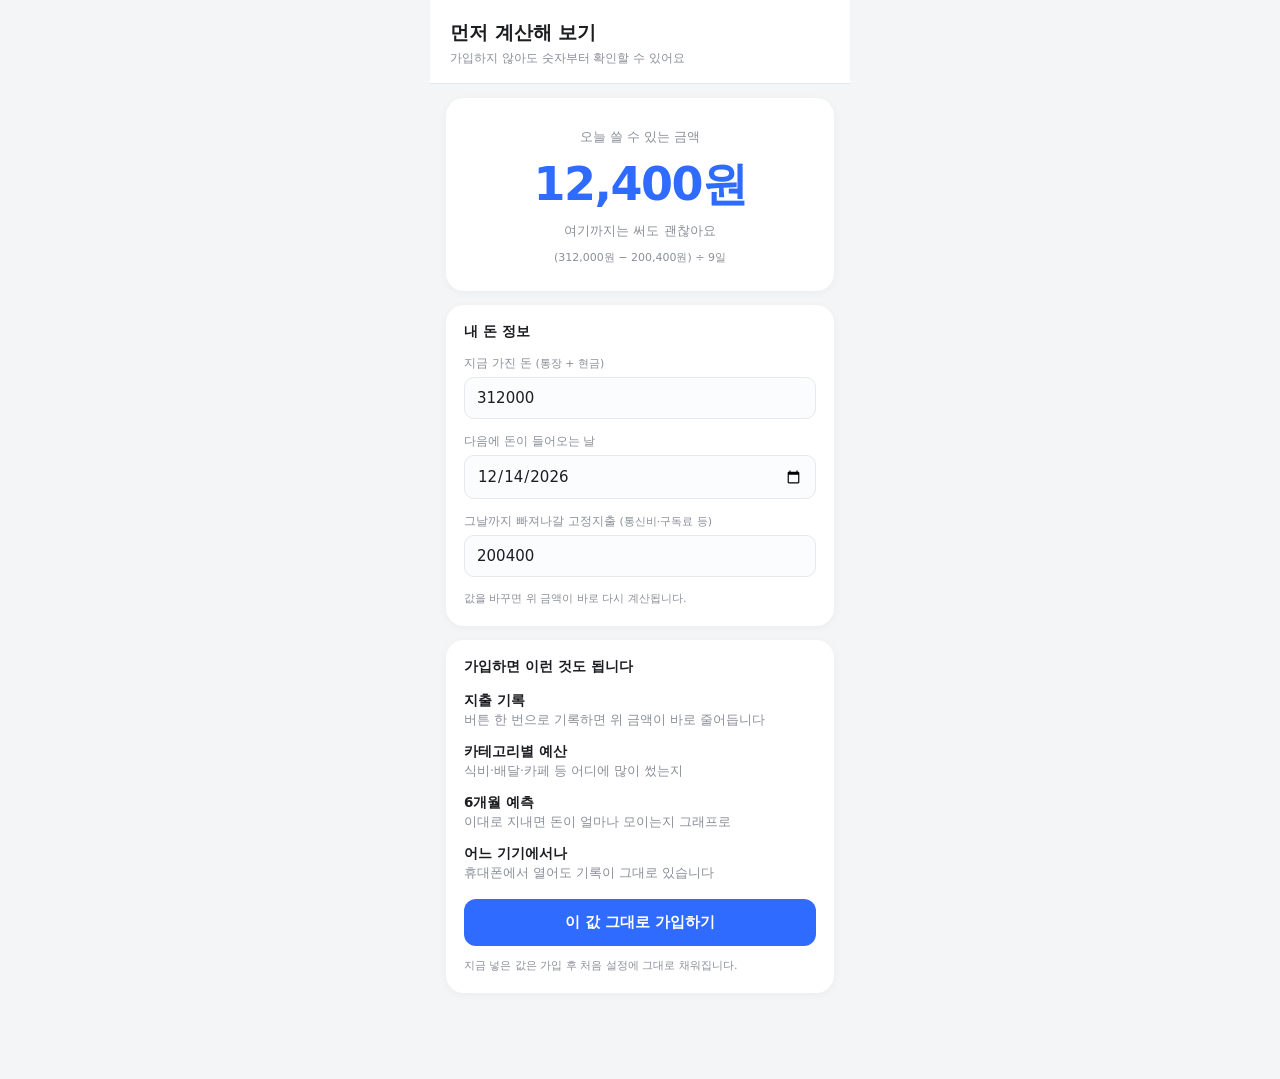
<file: try.html>
<!DOCTYPE html>
<html lang="ko">
<head>
  <meta charset="UTF-8">
  <meta name="viewport" content="width=device-width, initial-scale=1.0">
  <title>먼저 계산해 보기 · 불규칙 수입 대학생을 위한 지출 관리 서비스</title>
  <link rel="stylesheet" href="style.css?v=29">
</head>
<body>

  <div class="phone">

    <header class="pagebar">
      <h1 class="pagebar-title">먼저 계산해 보기</h1>
      <p class="pagebar-sub">가입하지 않아도 숫자부터 확인할 수 있어요</p>
    </header>

    <main>

      <!-- 가장 크게 보여 줄 결과 -->
      <section class="today">
        <p class="today-label">오늘 쓸 수 있는 금액</p>
        <p class="today-amount" id="try-amount">―</p>
        <p class="today-hint" id="try-hint">아래 세 칸만 채우면 바로 나옵니다</p>
        <p class="today-formula" id="try-formula"></p>
      </section>

      <section class="block">
        <h2 class="block-title">내 돈 정보</h2>

        <div class="field">
          <label class="field-label" for="try-balance">지금 가진 돈 <span class="field-hint">(통장 + 현금)</span></label>
          <input class="field-input" type="number" id="try-balance" min="0" step="1000" value="312000">
        </div>

        <div class="field">
          <label class="field-label" for="try-date">다음에 돈이 들어오는 날</label>
          <input class="field-input" type="date" id="try-date">
        </div>

        <div class="field">
          <label class="field-label" for="try-fixed">그날까지 빠져나갈 고정지출 <span class="field-hint">(통신비·구독료 등)</span></label>
          <input class="field-input" type="number" id="try-fixed" min="0" step="1000" value="200400">
        </div>

        <p class="note">값을 바꾸면 위 금액이 바로 다시 계산됩니다.</p>
      </section>

      <!-- 여기서부터는 가입해야 쓸 수 있는 것들 -->
      <section class="block">
        <h2 class="block-title">가입하면 이런 것도 됩니다</h2>
        <ul class="try-more">
          <li><strong>지출 기록</strong> 버튼 한 번으로 기록하면 위 금액이 바로 줄어듭니다</li>
          <li><strong>카테고리별 예산</strong> 식비·배달·카페 등 어디에 많이 썼는지</li>
          <li><strong>6개월 예측</strong> 이대로 지내면 돈이 얼마나 모이는지 그래프로</li>
          <li><strong>어느 기기에서나</strong> 휴대폰에서 열어도 기록이 그대로 있습니다</li>
        </ul>
        <a class="save-btn try-join" href="login.html" id="try-join">이 값 그대로 가입하기</a>
        <p class="note">지금 넣은 값은 가입 후 처음 설정에 그대로 채워집니다.</p>
      </section>

    </main>
  </div>

  <script src="try.js?v=29"></script>
</body>
</html>
</file>
<file: style.css>
/* ===================================================================
   불규칙 수입 대학생을 위한 지출 관리 서비스 - 메인 화면 스타일
   색깔과 크기만 담당합니다. 무엇이 있는지는 index.html, 숫자는 app.js
   =================================================================== */

/* :root = 문서 전체. 자주 쓰는 색을 이름으로 미리 정해 두면
   나중에 색을 바꿀 때 이 부분만 고치면 됩니다 */
:root {
  --bg:        #f4f5f7;   /* 배경 */
  --card:      #ffffff;   /* 카드 흰색 */
  --text:      #1c1d21;   /* 기본 글자 */
  --muted:     #8a8f98;   /* 흐린 글자 (설명용) */
  --line:      #e6e8ec;   /* 구분선 */
  --point:     #2f6bff;   /* 강조 파랑 */
  --safe:      #2eb872;   /* 여유 있음 (초록) */
  --warn:      #f2a93b;   /* 주의 (주황) */
  --danger:    #ef4a4a;   /* 빠듯함 (빨강) */
}

/* * = 모든 요소. 브라우저마다 다른 기본 여백을 없애 출발점을 맞춥니다 */
* { margin: 0; padding: 0; box-sizing: border-box; }

body {
  background: var(--bg);
  color: var(--text);
  font-family: "Pretendard", "Apple SD Gothic Neo", "맑은 고딕",
               "Malgun Gothic", system-ui, sans-serif;
  -webkit-font-smoothing: antialiased;
}

/* 휴대폰 화면 크기를 기준으로 만들고, PC에서는 가운데 정렬합니다 */
.phone {
  max-width: 420px;
  min-height: 100vh;
  margin: 0 auto;
  background: var(--bg);
  padding-bottom: 72px;   /* 하단 탭바에 내용이 가리지 않도록 */
}

/* ---------------- 상단 : 잔액 / D-day ---------------- */
.topbar {
  display: flex;                    /* 두 덩어리를 가로로 나란히 */
  justify-content: space-between;   /* 왼쪽 끝과 오른쪽 끝으로 밀기 */
  align-items: flex-start;
  padding: 20px 20px 16px;
  background: var(--card);
  border-bottom: 1px solid var(--line);
}
.topbar-item        { display: flex; flex-direction: column; gap: 3px; }
.topbar-item--right { align-items: flex-end; }
.topbar-label { font-size: 12px; color: var(--muted); }
.topbar-value { font-size: 19px; font-weight: 700; }
.topbar-sub   { font-size: 12px; color: var(--muted); }

/* ---------------- 중앙 : 오늘의 안전 금액 ---------------- */
/* 이 화면에서 가장 크게 보여야 하는 단 하나의 숫자입니다 */
.today {
  background: var(--card);
  margin: 14px 16px;
  padding: 30px 20px 26px;
  border-radius: 18px;
  text-align: center;
  box-shadow: 0 2px 10px rgba(0, 0, 0, 0.04);
}
.today-label  { font-size: 13px; color: var(--muted); }
.today-amount {
  font-size: 46px;         /* 다른 글자보다 훨씬 크게 */
  font-weight: 800;
  color: var(--point);
  letter-spacing: -1.5px;
  margin: 8px 0 6px;
}
.today-hint { font-size: 13px; color: var(--muted); }
/* 계산 과정 한 줄 (4차시) - 손 검산과 비교하는 용도라 작게 */
.today-formula { font-size: 11px; color: var(--muted); margin-top: 10px; }

/* ---------------- 공통 카드 블록 ---------------- */
.block {
  background: var(--card);
  margin: 14px 16px;
  padding: 18px 18px 20px;
  border-radius: 18px;
  box-shadow: 0 2px 10px rgba(0, 0, 0, 0.04);
}
.block-title { font-size: 14px; font-weight: 700; margin-bottom: 14px; }

/* ---------------- 카테고리별 남은 예산 막대 ---------------- */
.category-list { list-style: none; display: flex; flex-direction: column; gap: 14px; }

.category-head {
  display: flex;
  justify-content: space-between;
  align-items: baseline;
  margin-bottom: 6px;
  font-size: 13px;
}
.category-name { font-weight: 600; }
.category-left { color: var(--muted); font-size: 12px; }

/* 막대의 회색 바탕(전체 예산) */
.bar {
  height: 9px;
  background: var(--line);
  border-radius: 99px;
  overflow: hidden;    /* 안쪽 막대가 둥근 모서리를 넘지 않게 */
}
/* 실제로 채워지는 부분(쓴 금액). 너비 %는 app.js가 정합니다 */
.bar-fill { height: 100%; border-radius: 99px; }

/* 소진율에 따라 색이 달라집니다 - "빠듯한 항목은 색으로 구분" */
.bar-fill--safe   { background: var(--safe); }
.bar-fill--warn   { background: var(--warn); }
.bar-fill--danger { background: var(--danger); }

/* ---------------- 빠른 입력 버튼 ---------------- */
.quick-list { display: flex; gap: 8px; }
.quick-btn {
  flex: 1;                       /* 세 버튼이 가로를 똑같이 나눠 가짐 */
  padding: 12px 6px;
  background: #f2f4f8;
  border: 1px solid var(--line);
  border-radius: 12px;
  font-family: inherit;
  cursor: pointer;
  display: flex; flex-direction: column; gap: 3px; align-items: center;
}
.quick-btn-name  { font-size: 13px; font-weight: 600; }
.quick-btn-price { font-size: 12px; color: var(--muted); }

.note { margin-top: 12px; font-size: 11px; color: var(--muted); }

/* ---------------- 하단 탭바 ---------------- */
.tabbar {
  position: fixed;      /* 스크롤해도 화면 아래에 붙어 있음 */
  bottom: 0;
  width: 100%;
  max-width: 420px;
  display: flex;
  background: var(--card);
  border-top: 1px solid var(--line);
}
.tab {
  flex: 1;
  padding: 14px 0 16px;
  text-align: center;
  font-size: 13px;
  color: var(--muted);
}
.tab--active { color: var(--point); font-weight: 700; }
.tab--todo   { opacity: 0.45; }
/* em = 아직 안 만든 화면임을 표시하는 작은 꼬리표 */
.tab--todo em {
  display: block;
  font-style: normal;
  font-size: 10px;
  margin-top: 2px;
}

/* ===================================================================
   지출 입력 화면 (3차시에 추가)
   =================================================================== */

/* 탭바가 링크(<a>)일 때 밑줄과 기본 파란색 없애기 */
.tab { text-decoration: none; color: var(--muted); }

/* ---------------- 화면 제목 ---------------- */
.pagebar {
  padding: 20px 20px 16px;
  background: var(--card);
  border-bottom: 1px solid var(--line);
}
.pagebar-title { font-size: 19px; font-weight: 700; }
.pagebar-sub   { font-size: 12px; color: var(--muted); margin-top: 4px; }

/* 블록 제목 옆의 작은 요약 (예: 3건 · 18,000원) */
.block-title { display: flex; justify-content: space-between; align-items: baseline; }
.block-count { font-size: 12px; font-weight: 500; color: var(--muted); }

/* ---------------- 입력 폼 ---------------- */
.field { margin-bottom: 14px; }
.field-label {
  display: block;
  font-size: 12px;
  color: var(--muted);
  margin-bottom: 5px;
}
.field-hint { font-size: 11px; }

/* 입력칸 4종(숫자·선택·날짜·글자)을 같은 모양으로 맞춥니다 */
.field-input {
  width: 100%;
  padding: 11px 12px;
  border: 1px solid var(--line);
  border-radius: 10px;
  font-size: 15px;
  font-family: inherit;
  background: #fbfcfd;
  color: var(--text);
}
/* 칸을 클릭했을 때 테두리를 강조색으로 */
.field-input:focus {
  outline: none;
  border-color: var(--point);
  background: #fff;
}

.form-error {
  font-size: 12px;
  color: var(--danger);
  margin: -4px 0 10px;
}

.save-btn {
  width: 100%;
  padding: 14px;
  margin-top: 4px;
  background: var(--point);
  color: #fff;
  border: none;
  border-radius: 12px;
  font-size: 15px;
  font-weight: 700;
  font-family: inherit;
  cursor: pointer;
}
.save-btn:active { opacity: 0.85; }

/* ---------------- 기록된 목록 ---------------- */
.record-list { list-style: none; }

.record-item {
  display: flex;
  justify-content: space-between;
  align-items: center;
  gap: 10px;
  padding: 11px 0;
  border-bottom: 1px solid var(--line);
}
.record-item:last-child { border-bottom: none; }

.record-left { display: flex; flex-direction: column; gap: 2px; min-width: 0; }
.record-category { font-size: 14px; font-weight: 600; }
.record-memo {
  font-size: 12px;
  color: var(--muted);
  /* 메모가 길면 줄바꿈 대신 … 으로 줄입니다 */
  overflow: hidden;
  text-overflow: ellipsis;
  white-space: nowrap;
}
.record-date   { font-size: 11px; color: var(--muted); }
.record-amount { font-size: 15px; font-weight: 700; white-space: nowrap; }

.record-empty {
  padding: 18px 0;
  text-align: center;
  font-size: 13px;
  color: var(--muted);
}

/* 기록 한 줄을 지우는 버튼 (3차시) */
.record-delete {
  flex-shrink: 0;             /* 금액이 길어져도 버튼이 찌그러지지 않게 */
  margin-left: 4px;
  padding: 5px 9px;
  background: transparent;
  border: 1px solid var(--line);
  border-radius: 8px;
  font-size: 11px;
  font-family: inherit;
  color: var(--muted);
  cursor: pointer;
}
.record-delete:hover {
  border-color: var(--danger);
  color: var(--danger);
}

/* ===================================================================
   통계 화면 (5차시)
   =================================================================== */

/* 0원 예상일은 금액보다 글자가 길어서 조금 작게 */
.today-amount--sm { font-size: 34px; }

.chart-wrap { width: 100%; }

/* SVG 는 viewBox 안에서 계산하고, 실제 크기는 여기서 정합니다 */
.chart { width: 100%; height: auto; display: block; overflow: visible; }

.chart .grid   { stroke: var(--line); stroke-width: 1; }
.chart .axis   { fill: var(--muted); font-size: 9px; }
.chart .line   { fill: none; stroke: var(--point); stroke-width: 2.5;
                 stroke-linejoin: round; stroke-linecap: round; }
.chart .area   { fill: var(--point); opacity: 0.10; }

/* 0원이 되는 날 / 다음 입금일 표시선 (stroke-dasharray = 점선) */
.chart .mark          { stroke-width: 1.5; stroke-dasharray: 3 3; }
.chart .mark--zero    { stroke: var(--danger); }
.chart .mark--income  { stroke: var(--safe); }
.chart .dot--zero     { fill: var(--danger); }

.chart-empty {
  padding: 26px 10px;
  text-align: center;
  font-size: 13px;
  color: var(--muted);
  line-height: 1.6;
}

/* ---------------- 범례 ---------------- */
.legend {
  list-style: none;
  display: flex;
  flex-wrap: wrap;
  gap: 12px;
  margin-top: 12px;
  font-size: 11px;
  color: var(--muted);
}
.legend li { display: flex; align-items: center; gap: 5px; }
/* display 를 지정하면 브라우저 기본 [hidden] 규칙을 덮어써서
   hidden 을 걸어도 계속 보입니다. 그래서 여기서 다시 숨겨 줍니다. */
.legend li[hidden] { display: none; }
.legend-dot { width: 9px; height: 9px; border-radius: 99px; display: inline-block; }
.legend-dot--line   { background: var(--point); }
.legend-dot--zero   { background: var(--danger); }
.legend-dot--income { background: var(--safe); }

/* ---------------- 최근 7일 막대 ---------------- */
.wbar-list {
  display: flex;
  gap: 6px;
  align-items: flex-end;
  height: 150px;
}
.wbar {
  flex: 1;                       /* 7개가 가로를 똑같이 나눠 가짐 */
  display: flex;
  flex-direction: column;
  align-items: center;
  gap: 4px;
  height: 100%;
}
.wbar-value { font-size: 10px; color: var(--muted); height: 12px; }
/* track = 회색 배경(하루 최대치), fill = 실제 쓴 만큼 */
.wbar-track {
  flex: 1;
  width: 100%;
  background: #f2f4f8;
  border-radius: 6px;
  display: flex;
  align-items: flex-end;         /* 막대가 아래에서 위로 자라게 */
  overflow: hidden;
}
.wbar-fill {
  width: 100%;
  background: var(--point);
  border-radius: 6px;
  min-height: 2px;
}
.wbar-day { font-size: 11px; color: var(--muted); }

/* ===================================================================
   로그인 / 사용자 띠 (6차시 · Supabase)
   =================================================================== */

/* 화면 맨 위의 "누구로 로그인했는지 + 로그아웃" 띠 */
.user-bar {
  display: flex;
  justify-content: space-between;
  align-items: center;
  gap: 10px;
  padding: 8px 16px;
  background: #eef2fb;
  border-bottom: 1px solid var(--line);
  font-size: 12px;
  min-height: 36px;
}
.user-bar-email {
  color: var(--muted);
  overflow: hidden;
  text-overflow: ellipsis;
  white-space: nowrap;
}
.user-bar-logout {
  flex-shrink: 0;
  padding: 4px 10px;
  background: #fff;
  border: 1px solid var(--line);
  border-radius: 8px;
  font-size: 11px;
  font-family: inherit;
  color: var(--text);
  cursor: pointer;
}
.user-bar-logout:hover { border-color: var(--point); color: var(--point); }

/* ---------------- 로그인 화면 ---------------- */
.login-wrap { padding-top: 40px; }
.login-head { padding: 0 20px 6px; text-align: center; }
.login-title { font-size: 21px; font-weight: 800; line-height: 1.45; }
.login-sub   { margin-top: 8px; font-size: 13px; color: var(--muted); }

/* 회원가입 버튼 (저장 버튼보다 덜 강조) */
.sub-btn {
  width: 100%;
  padding: 12px;
  margin-top: 8px;
  background: transparent;
  color: var(--point);
  border: 1px solid var(--line);
  border-radius: 12px;
  font-size: 14px;
  font-family: inherit;
  cursor: pointer;
}
.sub-btn:hover { border-color: var(--point); }

/* 성공·진행 안내 (오류는 빨강, 이건 파랑) */
.form-ok {
  font-size: 12px;
  color: var(--point);
  margin: -4px 0 10px;
}

/* 저장 중에는 버튼을 눌러도 반응하지 않게 */
.save-btn:disabled, .quick-btn:disabled { opacity: 0.5; cursor: default; }

/* 오늘 이미 쓴 돈 (중앙 카드 맨 아래) */
.today-spent {
  margin-top: 10px;
  padding-top: 10px;
  border-top: 1px dashed var(--line);
  font-size: 12px;
  color: var(--muted);
}

/* 기준을 넘겼을 때는 숫자를 빨갛게. 문구가 아니라 색과 숫자로만 알립니다 */
.today-amount--over { color: var(--danger); }

/* 입력칸 두 개를 한 줄에 나란히 (무슨 돈 / 얼마) */
.field-row { display: flex; gap: 10px; }
.field-col { flex: 1; min-width: 0; }

/* 처음 설정 화면의 미리보기 */
.setup-preview {
  margin: 4px 0 14px;
  padding: 14px;
  background: #f4f7ff;
  border: 1px solid #dde6ff;
  border-radius: 12px;
  text-align: center;
}
.setup-preview-label   { font-size: 11px; color: var(--muted); }
.setup-preview-amount  { font-size: 26px; font-weight: 800; color: var(--point); margin: 4px 0 2px; }
.setup-preview-formula { font-size: 11px; color: var(--muted); }

/* 지출 입력 화면 맨 위의 '오늘 한도' 띠 */
.limit-strip {
  margin: 14px 16px 0;
  padding: 12px 14px;
  background: #eef4ff;
  border: 1px solid #dbe6ff;
  border-radius: 12px;
  font-size: 13px;
  font-weight: 600;
  color: var(--point);
  text-align: center;
  line-height: 1.5;
}
/* 기준을 넘기면 색만 바뀝니다 (문구로 혼내지 않음) */
.limit-strip--over {
  background: #fff1f1;
  border-color: #ffd8d8;
  color: var(--danger);
}

/* ===================================================================
   고정지출 목록 · 알림 (개선판)
   =================================================================== */

/* 잔액 밑의 설명 한 줄 */
.balance-note {
  margin-top: -4px;
  font-size: 11px;
  color: var(--muted);
  line-height: 1.5;
}

/* 고정지출 추가 줄 : 이름 / 금액 / 결제일 / 버튼 */
.fixed-form {
  display: flex;
  gap: 6px;
  margin-top: 12px;
}
.fixed-form .field-input { padding: 9px 10px; font-size: 13px; }
.fixed-name   { flex: 2.2; min-width: 0; }
.fixed-amount { flex: 2;   min-width: 0; }
.fixed-day    { flex: 1.3; min-width: 0; }
.fixed-add {
  flex-shrink: 0;
  padding: 9px 12px;
  background: var(--point);
  color: #fff;
  border: none;
  border-radius: 10px;
  font-size: 13px;
  font-weight: 600;
  font-family: inherit;
  cursor: pointer;
}
.fixed-add:active { opacity: 0.85; }

/* 기록했을 때 아래에서 떴다 사라지는 알림 */
.toast {
  position: fixed;
  left: 50%;
  bottom: 84px;
  transform: translateX(-50%);
  max-width: 340px;
  padding: 11px 18px;
  background: rgba(28, 29, 33, 0.92);
  color: #fff;
  border-radius: 99px;
  font-size: 13px;
  font-weight: 600;
  text-align: center;
  z-index: 50;
  box-shadow: 0 4px 16px rgba(0, 0, 0, 0.18);
}
/* display 를 지정했으므로 [hidden] 을 다시 살려 줍니다 */
.toast[hidden] { display: none; }

/* 빠른 입력 / 예정 지출 관리 목록은 조금 작게 */
#quick-manage .record-item, #planned-list .record-item { padding: 9px 0; }
#quick-manage { margin-top: 10px; }
/* 날짜 입력칸이 좁아 보이지 않게 */
.fixed-form input[type="date"] { flex: 1.8; }

/* ===================================================================
   지출 / 입금 전환 · 추가 입금 표시
   =================================================================== */

.mode-switch {
  display: flex;
  gap: 6px;
  margin-bottom: 14px;
  padding: 4px;
  background: #f2f4f8;
  border-radius: 12px;
}
.mode-btn {
  flex: 1;
  padding: 9px 0;
  background: transparent;
  border: none;
  border-radius: 9px;
  font-size: 13px;
  font-weight: 600;
  font-family: inherit;
  color: var(--muted);
  cursor: pointer;
}
/* 고른 쪽만 흰 알약으로 떠오르게 */
.mode-btn--on {
  background: #fff;
  color: var(--point);
  box-shadow: 0 1px 4px rgba(0, 0, 0, 0.08);
}

/* 들어온 돈은 초록 + 앞에 플러스 */
.record-amount--in { color: var(--safe); }

/* ===================================================================
   처음 사용 안내 (게임 튜토리얼 같은 안내)
   =================================================================== */

.tour-layer {
  position: fixed;
  inset: 0;
  z-index: 200;
}

/* 아주 큰 박스그림자로 이 요소 바깥을 전부 어둡게 만듭니다.
   그러면 이 자리만 구멍이 뚫린 것처럼 밝게 남습니다. */
.tour-spot {
  position: fixed;
  border-radius: 14px;
  box-shadow: 0 0 0 9999px rgba(16, 18, 27, 0.72);
  border: 2px solid var(--point);
  pointer-events: none;
  transition: top 0.25s ease, left 0.25s ease, width 0.25s ease, height 0.25s ease;
}

.tour-box {
  position: fixed;
  left: 50%;
  transform: translateX(-50%);
  width: calc(100% - 36px);
  max-width: 380px;
  padding: 18px 20px 16px;
  background: #fff;
  border-radius: 16px;
  box-shadow: 0 10px 30px rgba(0, 0, 0, 0.25);
  transition: top 0.25s ease;
}

.tour-step  { font-size: 11px; color: var(--muted); margin-bottom: 6px; }
.tour-title { font-size: 17px; font-weight: 800; margin-bottom: 7px; }
.tour-desc  { font-size: 13px; color: var(--muted); line-height: 1.6; }

.tour-btns {
  display: flex;
  gap: 8px;
  align-items: center;
  margin-top: 16px;
}
.tour-skip {
  padding: 10px 12px;
  background: transparent;
  border: none;
  font-size: 13px;
  font-family: inherit;
  color: var(--muted);
  cursor: pointer;
}
.tour-next {
  flex: 1;
  padding: 12px;
  background: var(--point);
  color: #fff;
  border: none;
  border-radius: 11px;
  font-size: 14px;
  font-weight: 700;
  font-family: inherit;
  cursor: pointer;
}
.tour-next:active { opacity: 0.85; }

/* 상단 띠의 '사용법' 버튼 */
.user-bar-help {
  flex-shrink: 0;
  padding: 4px 10px;
  margin-left: auto;
  margin-right: 6px;
  background: #fff;
  border: 1px solid var(--line);
  border-radius: 8px;
  font-size: 11px;
  font-family: inherit;
  color: var(--point);
  cursor: pointer;
}
.user-bar-help:hover { border-color: var(--point); }

/* 체크박스 한 줄 */
.check-row {
  display: flex;
  align-items: center;
  gap: 7px;
  margin-top: 10px;
  font-size: 11.5px;
  color: var(--muted);
  cursor: pointer;
}
.check-row input { width: 14px; height: 14px; }

/* 가입 전 체험 화면 */
.try-more {
  list-style: none;
  display: flex;
  flex-direction: column;
  gap: 11px;
  margin-bottom: 16px;
  font-size: 12.5px;
  color: var(--muted);
  line-height: 1.5;
}
.try-more strong { color: var(--text); display: block; margin-bottom: 1px; font-size: 13.5px; }

/* 링크를 버튼처럼 */
.try-join {
  display: block;
  text-align: center;
  text-decoration: none;
  line-height: normal;
}
.try-link { display: block; text-align: center; text-decoration: none; margin-top: 10px; }

/* ===================================================================
   입금 주기 · 목표 모으기
   =================================================================== */

.cycle-row {
  display: flex;
  align-items: center;
  gap: 7px;
  margin-top: 10px;
}
.cycle-label { font-size: 12px; color: var(--muted); flex-shrink: 0; }
.cycle-num   { width: 62px; padding: 8px 10px; font-size: 13px; }
.cycle-kind  { flex: 1; padding: 8px 10px; font-size: 13px; }

/* 목표 결과는 '오늘의 금액'보다 작게 — 주인공을 뺏지 않도록 */
.goal-result {
  margin-bottom: 14px;
  padding: 16px 14px 14px;
  background: #f3f9f5;
  border: 1px solid #ddeee3;
  border-radius: 13px;
  text-align: center;
}
.goal-label   { font-size: 12px; color: var(--muted); }
.goal-amount  { font-size: 30px; font-weight: 800; color: var(--safe); margin: 5px 0 3px; letter-spacing: -1px; }
.goal-amount--over { color: var(--danger); }
.goal-hint    { font-size: 12px; color: var(--muted); }
.goal-formula { margin-top: 9px; font-size: 10.5px; color: var(--muted); line-height: 1.5; }

/* 목표까지 얼마나 왔는지 */
.goal-bar {
  height: 7px;
  margin-top: 12px;
  background: #e3efe8;
  border-radius: 99px;
  overflow: hidden;
}
.goal-bar-fill {
  height: 100%;
  background: var(--safe);
  border-radius: 99px;
  transition: width 0.3s ease;
}

/* ===================================================================
   기록 검색·필터 (1514 조호준)
   =================================================================== */

.filter-box {
  margin-bottom: 12px;
  padding: 11px;
  background: #f7f8fa;
  border: 1px solid var(--line);
  border-radius: 12px;
}
.filter-row {
  display: flex;
  align-items: center;
  gap: 6px;
}
.filter-row + .filter-row { margin-top: 7px; }
.filter-box .field-input { padding: 8px 10px; font-size: 12.5px; }
.filter-text { flex: 1.6; min-width: 0; }
.filter-cat  { flex: 1.1; min-width: 0; }
.filter-date { flex: 1; min-width: 0; }
.filter-tilde { font-size: 12px; color: var(--muted); flex-shrink: 0; }
.filter-reset {
  flex-shrink: 0;
  padding: 8px 10px;
  background: #fff;
  border: 1px solid var(--line);
  border-radius: 9px;
  font-size: 11.5px;
  font-family: inherit;
  color: var(--muted);
  cursor: pointer;
}
.filter-reset:hover { border-color: var(--point); color: var(--point); }

/* 찾은 결과가 없을 때 */
.record-none {
  padding: 18px 0;
  text-align: center;
  font-size: 13px;
  color: var(--muted);
}

/* ===================================================================
   이번 주 정리 (2505 김준우)
   =================================================================== */

.week-cards {
  list-style: none;
  display: flex;
  flex-direction: column;
  gap: 8px;
}
.week-card {
  display: flex;
  flex-direction: column;
  gap: 3px;
  padding: 11px 13px;
  border-radius: 11px;
  background: #f7f8fa;
  border-left: 0;
}
.week-card-title { font-size: 13.5px; font-weight: 700; }
.week-card-desc  { font-size: 11.5px; color: var(--muted); }

/* 글자 색으로만 구분합니다. 경고 띠를 두르지 않는 이유는
   계획서에 적은 '잔소리하지 않는다' 때문입니다. */
.week-card--point .week-card-title { color: var(--point); }
.week-card--warn  .week-card-title { color: var(--warn); }
.week-card--safe  .week-card-title { color: var(--safe); }
.week-card--muted .week-card-title { color: var(--text); }
</file>
